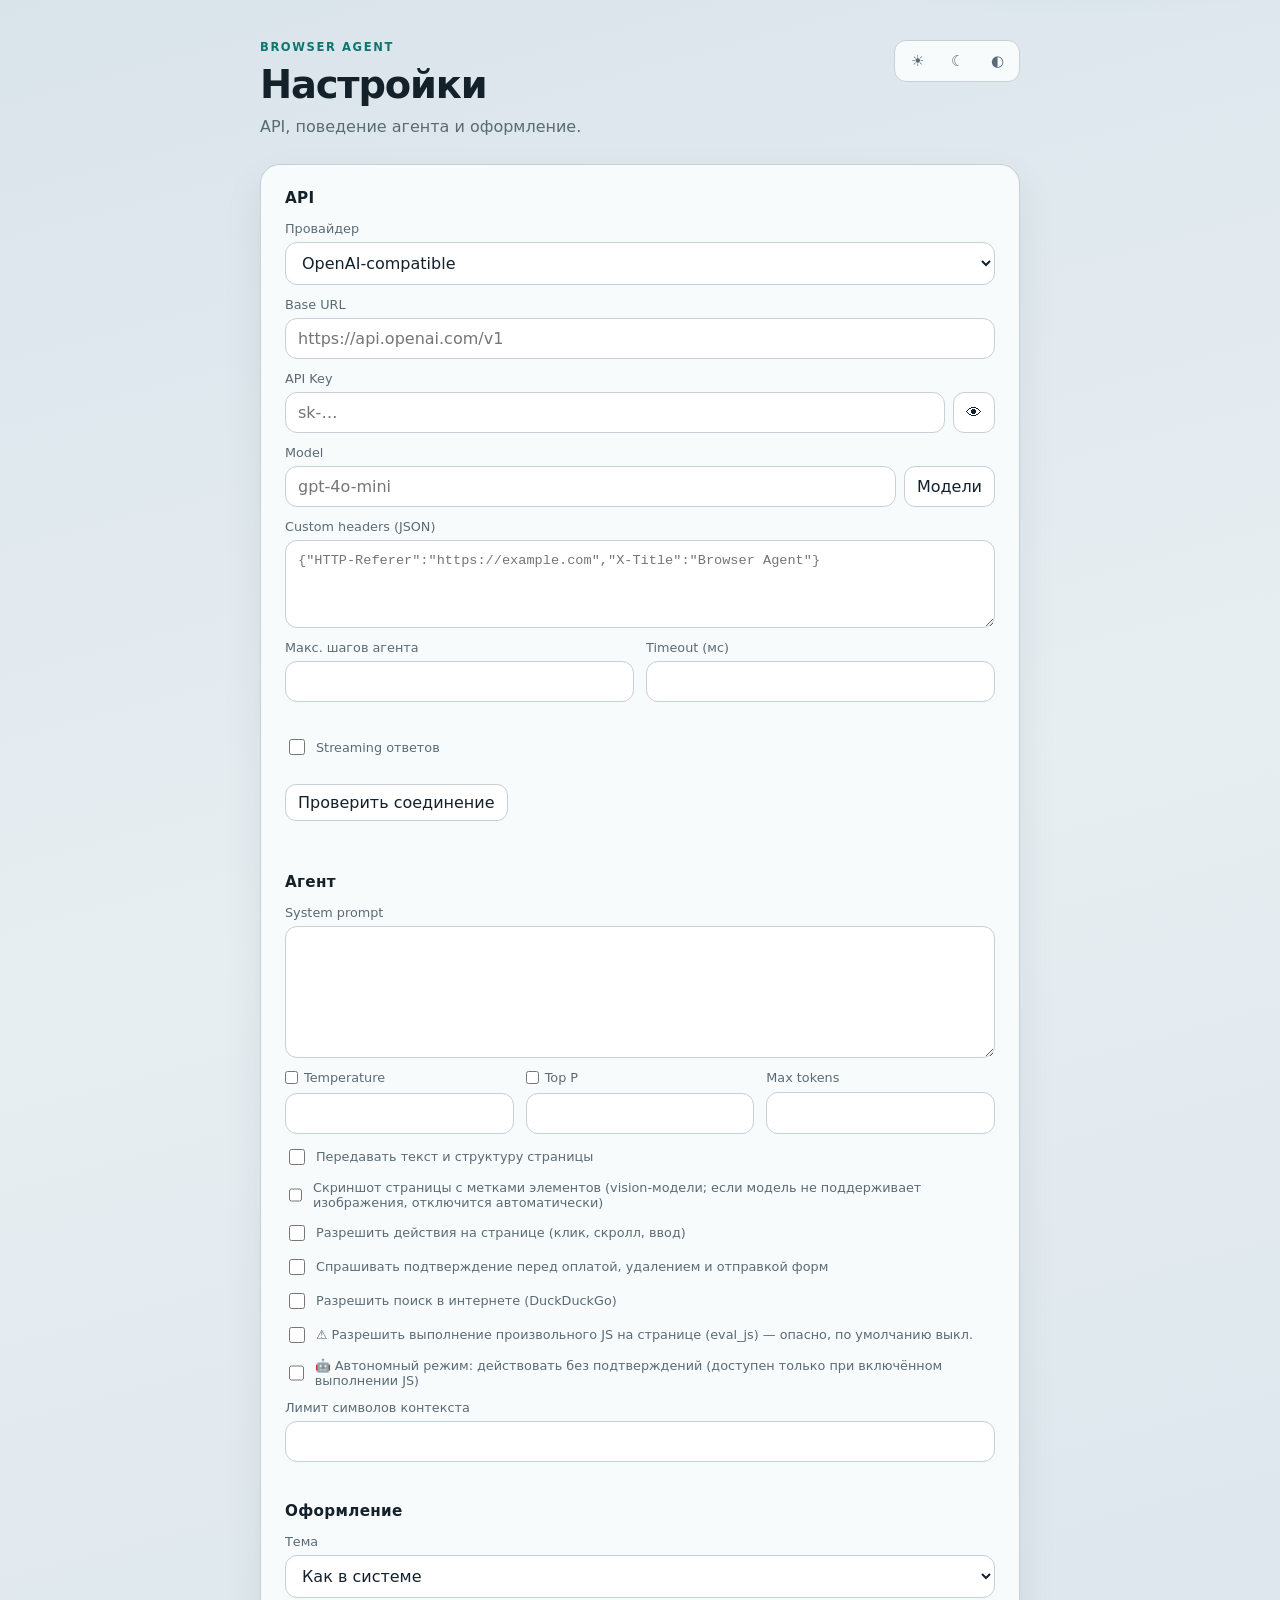
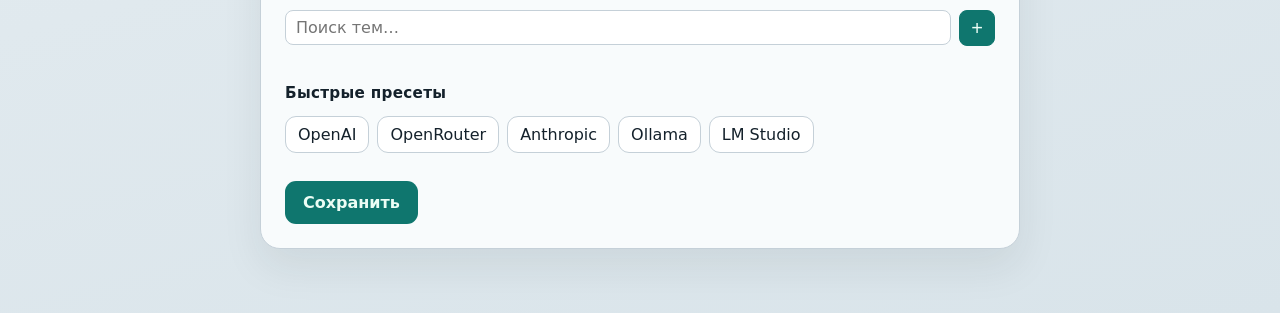
<file: options/index.html>
<!DOCTYPE html>
<html lang="ru" data-theme="light">
<head>
  <meta charset="UTF-8" />
  <meta name="viewport" content="width=device-width, initial-scale=1" />
  <title>Browser Agent — Настройки</title>
  <link rel="stylesheet" href="options.css" />
</head>
<body>
  <div class="wrap">
    <header class="page-header">
      <div>
        <p class="eyebrow">Browser Agent</p>
        <h1>Настройки</h1>
        <p class="lead">API, поведение агента и оформление.</p>
      </div>
      <div class="theme-switch" role="group" aria-label="Тема">
        <button type="button" data-theme-set="light" title="Светлая">☀</button>
        <button type="button" data-theme-set="dark" title="Тёмная">☾</button>
        <button type="button" data-theme-set="system" title="Как в системе">◐</button>
      </div>
    </header>

    <form id="form" class="card">
      <section>
        <h2>API</h2>
        <label>
          <span>Провайдер</span>
          <select id="provider">
            <option value="openai-compatible">OpenAI-compatible</option>
            <option value="anthropic">Anthropic</option>
          </select>
        </label>
        <label>
          <span>Base URL</span>
          <input type="url" id="apiBaseUrl" placeholder="https://api.openai.com/v1" required />
        </label>
        <label>
          <span>API Key</span>
          <div class="input-row">
            <input type="password" id="apiKey" placeholder="sk-…" autocomplete="off" />
            <button type="button" class="ghost" id="btnToggleKey" title="Показать ключ">👁</button>
          </div>
        </label>
        <label>
          <span>Model</span>
          <div class="input-row">
            <input type="text" id="model" list="modelList" placeholder="gpt-4o-mini" required />
            <button type="button" class="ghost" id="btnModels">Модели</button>
          </div>
          <datalist id="modelList"></datalist>
        </label>
        <label>
          <span>Custom headers (JSON)</span>
          <textarea id="customHeaders" rows="3" placeholder='{"HTTP-Referer":"https://example.com","X-Title":"Browser Agent"}'></textarea>
        </label>
        <div class="grid2">
          <label>
            <span>Макс. шагов агента</span>
            <input type="number" id="maxSteps" min="1" max="60" step="1" />
          </label>
          <label>
            <span>Timeout (мс)</span>
            <input type="number" id="timeoutMs" min="5000" max="600000" step="1000" />
          </label>
          <label class="check tight">
            <input type="checkbox" id="stream" />
            <span>Streaming ответов</span>
          </label>
        </div>
        <div class="row">
          <button type="button" class="ghost" id="btnTest">Проверить соединение</button>
        </div>
        <p class="note" id="testStatus"></p>
      </section>

      <section>
        <h2>Агент</h2>
        <label>
          <span>System prompt</span>
          <textarea id="systemPrompt" rows="5"></textarea>
        </label>
        <div class="grid3">
          <label>
            <span class="param-head">
              <span class="param-toggle">
                <input type="checkbox" id="sendTemperature" />
                Temperature
              </span>
            </span>
            <input type="number" id="temperature" min="0" max="2" step="0.1" />
          </label>
          <label>
            <span class="param-head">
              <span class="param-toggle">
                <input type="checkbox" id="sendTopP" />
                Top P
              </span>
            </span>
            <input type="number" id="topP" min="0" max="1" step="0.05" />
          </label>
          <label>
            <span>Max tokens</span>
            <input type="number" id="maxTokens" min="64" max="128000" step="1" />
          </label>
        </div>
        <label class="check">
          <input type="checkbox" id="includePageContext" />
          <span>Передавать текст и структуру страницы</span>
        </label>
        <label class="check">
          <input type="checkbox" id="includeScreenshot" />
          <span>Скриншот страницы с метками элементов (vision-модели; если модель не поддерживает изображения, отключится автоматически)</span>
        </label>
        <label class="check">
          <input type="checkbox" id="enableActions" />
          <span>Разрешить действия на странице (клик, скролл, ввод)</span>
        </label>
        <label class="check">
          <input type="checkbox" id="confirmRiskyActions" />
          <span>Спрашивать подтверждение перед оплатой, удалением и отправкой форм</span>
        </label>
        <label class="check">
          <input type="checkbox" id="enableWebSearch" />
          <span>Разрешить поиск в интернете (DuckDuckGo)</span>
        </label>
        <label class="check">
          <input type="checkbox" id="enableEvalJs" />
          <span>⚠️ Разрешить выполнение произвольного JS на странице (eval_js) — опасно, по умолчанию выкл.</span>
        </label>
        <label class="check">
          <input type="checkbox" id="autonomousMode" />
          <span>🤖 Автономный режим: действовать без подтверждений (доступен только при включённом выполнении JS)</span>
        </label>
        <label>
          <span>Лимит символов контекста</span>
          <input type="number" id="maxContextChars" min="500" max="100000" step="500" />
        </label>
      </section>

      <section>
        <h2>Оформление</h2>
        <label>
          <span>Тема</span>
          <select id="theme">
            <option value="system">Как в системе</option>
            <option value="light">Светлая</option>
            <option value="dark">Тёмная</option>
          </select>
        </label>

        <div class="theme-manager" id="themeManager">
          <!-- Верх: поиск слева, кнопка добавления справа -->
          <div class="theme-manager-top">
            <input type="search" id="themeSearch" placeholder="Поиск тем…" autocomplete="off" />
            <button type="button" id="btnNewTheme" class="theme-add" title="Добавить тему" aria-label="Добавить тему">+</button>
          </div>

          <!-- Низ: список тем (название слева, кнопки справа) -->
          <div class="theme-list" id="customThemeList"></div>

          <!-- Форма создания/редактирования: открывается по «+» или «Изменить» -->
          <div class="theme-form" id="themeForm" hidden>
            <div class="theme-form-head">
              <span id="themeFormTitle">Новая тема</span>
              <button type="button" id="btnThemeCancel" class="theme-form-close" aria-label="Закрыть">✕</button>
            </div>

            <!-- Способ 1: ИИ по описанию -->
            <div class="theme-ai">
              <textarea id="themeIdea" rows="2" placeholder="Опиши тему: напр. «тёплый закат, бежевый фон, оранжевый акцент» или «неон-киберпанк»"></textarea>
              <button type="button" id="btnThemeAi" title="Сгенерировать тему ИИ">Сделать ИИ</button>
            </div>
            <p class="note" id="themeAiNote">ИИ использует твои настройки API (как в чате). Либо задай цвета вручную ниже.</p>

            <!-- Способ 2: вручную -->
            <div class="theme-form-row">
              <label class="theme-name">
                <span>Название</span>
                <input type="text" id="themeName" placeholder="Моя тема" />
              </label>
              <label class="theme-base">
                <span>База</span>
                <select id="themeBase">
                  <option value="light">Светлая</option>
                  <option value="dark">Тёмная</option>
                </select>
              </label>
            </div>
            <div class="theme-colors" id="themeColors"></div>
            <div class="theme-form-actions">
              <button type="button" id="btnThemePreview">Предпросмотр</button>
              <button type="button" id="btnThemeSave" class="primary">Сохранить тему</button>
            </div>
          </div>
        </div>
      </section>

      <section class="presets">
        <h2>Быстрые пресеты</h2>
        <div class="preset-row">
          <button type="button" data-preset="openai">OpenAI</button>
          <button type="button" data-preset="openrouter">OpenRouter</button>
          <button type="button" data-preset="anthropic">Anthropic</button>
          <button type="button" data-preset="ollama">Ollama</button>
          <button type="button" data-preset="lmstudio">LM Studio</button>
        </div>
      </section>

      <div class="actions">
        <button type="submit" class="primary">Сохранить</button>
        <p class="save-status" id="saveStatus"></p>
      </div>
    </form>
  </div>
  <script type="module" src="options.js"></script>
</body>
</html>
</file>
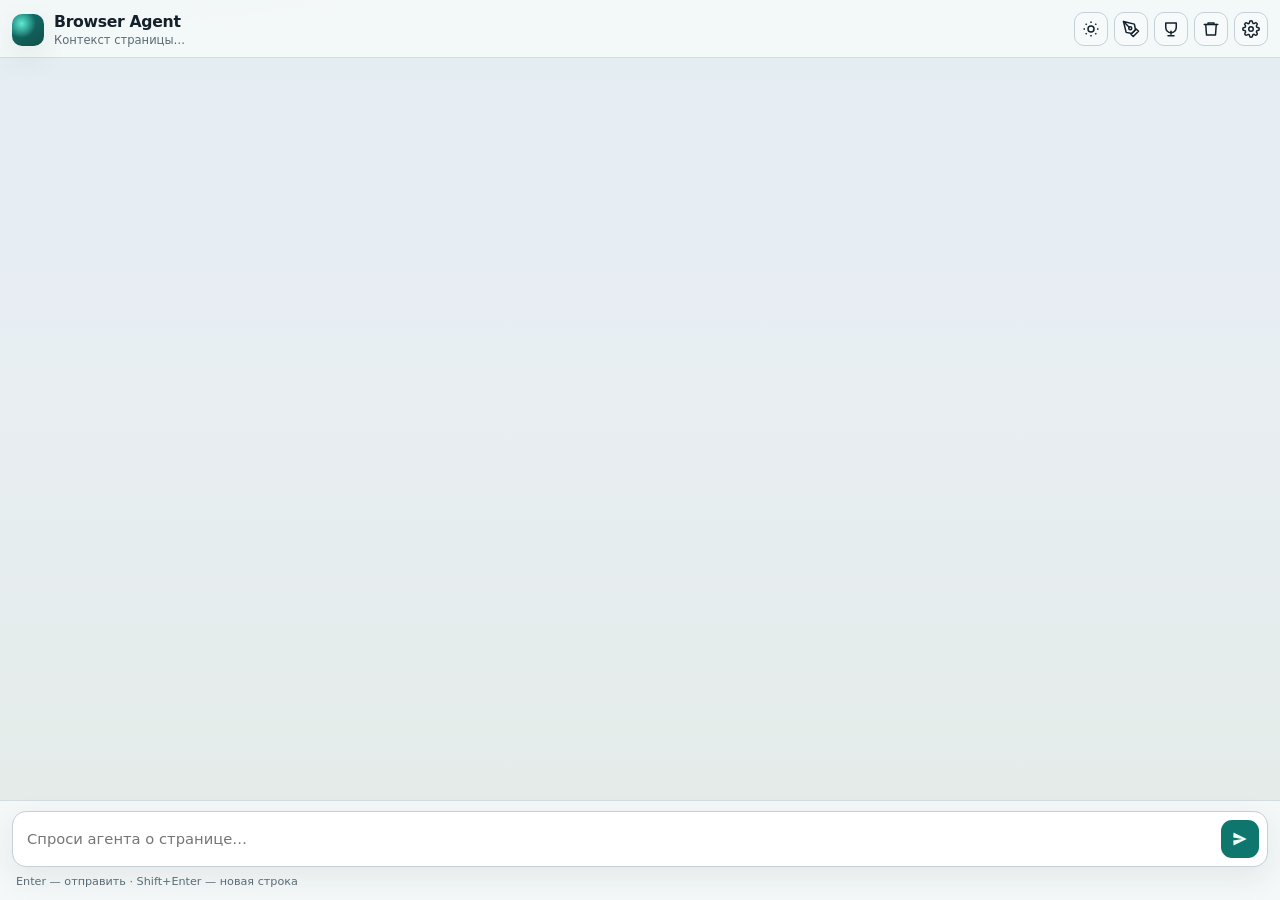
<file: panel/index.html>
<!DOCTYPE html>
<html lang="ru" data-theme="light">
<head>
  <meta charset="UTF-8" />
  <meta name="viewport" content="width=device-width, initial-scale=1" />
  <title>Browser Agent</title>
  <link rel="stylesheet" href="panel.css" />
</head>
<body>
  <div class="app">
    <header class="top">
      <div class="brand">
        <span class="brand-mark" aria-hidden="true"></span>
        <div class="brand-text">
          <h1>Browser Agent</h1>
          <p class="sub" id="pageHint">Контекст страницы…</p>
        </div>
      </div>
      <div class="top-actions">
        <button type="button" class="icon-btn" id="btnTheme" title="Тема" aria-label="Переключить тему">
          <svg class="icon-sun" width="18" height="18" viewBox="0 0 24 24" fill="none" stroke="currentColor" stroke-width="2"><circle cx="12" cy="12" r="4"/><path d="M12 2v2M12 20v2M4.9 4.9l1.4 1.4M17.7 17.7l1.4 1.4M2 12h2M20 12h2M4.9 19.1l1.4-1.4M17.7 6.3l1.4-1.4"/></svg>
          <svg class="icon-moon" width="18" height="18" viewBox="0 0 24 24" fill="none" stroke="currentColor" stroke-width="2"><path d="M21 14.5A8.5 8.5 0 1 1 9.5 3a7 7 0 0 0 11.5 11.5z"/></svg>
        </button>
        <button type="button" class="icon-btn" id="btnDraw" title="Рисовать на странице" aria-label="Рисовать на странице">
          <svg width="18" height="18" viewBox="0 0 24 24" fill="none" stroke="currentColor" stroke-width="2" stroke-linecap="round" stroke-linejoin="round">
            <path d="M12 19l7-7 3 3-7 7-3-3z"/><path d="M18 13l-1.5-7.5L2 2l3.5 14.5L13 18l5-5z"/><path d="M2 2l7.586 7.586"/><circle cx="11" cy="11" r="2"/>
          </svg>
        </button>
        <button type="button" class="icon-btn" id="btnPersist" title="Постоянные элементы" aria-label="Постоянные элементы">
          <svg width="18" height="18" viewBox="0 0 24 24" fill="none" stroke="currentColor" stroke-width="2" stroke-linecap="round" stroke-linejoin="round">
            <path d="M5 4h14v6a7 7 0 0 1-14 0z" transform="translate(0 0)"/><path d="M12 15v4"/><path d="M8 21h8"/>
          </svg>
        </button>
        <button type="button" class="icon-btn" id="btnClear" title="Очистить чат" aria-label="Очистить чат">
          <svg width="18" height="18" viewBox="0 0 24 24" fill="none" stroke="currentColor" stroke-width="2" stroke-linecap="round" stroke-linejoin="round">
            <path d="M3 6h18"/><path d="M8 6V4h8v2"/><path d="M19 6l-1 14H6L5 6"/>
          </svg>
        </button>
        <button type="button" class="icon-btn gear" id="btnSettings" title="Настройки" aria-label="Настройки">
          <svg width="18" height="18" viewBox="0 0 24 24" fill="none" stroke="currentColor" stroke-width="2" stroke-linecap="round" stroke-linejoin="round">
            <circle cx="12" cy="12" r="3"/>
            <path d="M19.4 15a1.65 1.65 0 0 0 .33 1.82l.06.06a2 2 0 1 1-2.83 2.83l-.06-.06a1.65 1.65 0 0 0-1.82-.33 1.65 1.65 0 0 0-1 1.51V21a2 2 0 1 1-4 0v-.09A1.65 1.65 0 0 0 9 19.4a1.65 1.65 0 0 0-1.82.33l-.06.06a2 2 0 1 1-2.83-2.83l.06-.06A1.65 1.65 0 0 0 4.68 15a1.65 1.65 0 0 0-1.51-1H3a2 2 0 1 1 0-4h.09A1.65 1.65 0 0 0 4.6 9a1.65 1.65 0 0 0-.33-1.82l-.06-.06a2 2 0 1 1 2.83-2.83l.06.06A1.65 1.65 0 0 0 9 4.68a1.65 1.65 0 0 0 1-1.51V3a2 2 0 1 1 4 0v.09a1.65 1.65 0 0 0 1 1.51 1.65 1.65 0 0 0 1.82-.33l.06-.06a2 2 0 1 1 2.83 2.83l-.06.06A1.65 1.65 0 0 0 19.4 9a1.65 1.65 0 0 0 1.51 1H21a2 2 0 1 1 0 4h-.09a1.65 1.65 0 0 0-1.51 1z"/>
          </svg>
        </button>
      </div>
    </header>

    <main class="chat" id="chat" aria-live="polite"></main>

    <section class="persist-panel" id="persistPanel" hidden>
      <div class="persist-head">
        <strong>Постоянные элементы (эта вкладка)</strong>
        <button type="button" class="persist-close" id="btnPersistClose" aria-label="Закрыть">✕</button>
      </div>
      <div class="persist-list" id="persistList"></div>
    </section>

    <footer class="composer">
      <div class="confirm" id="confirmBar" hidden>
        <p id="confirmText"></p>
        <div class="confirm-actions">
          <button type="button" class="btn-deny" id="btnDeny">Отклонить</button>
          <button type="button" class="btn-allow" id="btnAllow">Разрешить</button>
        </div>
      </div>
      <div class="composer-inner">
        <textarea
          id="input"
          rows="1"
          placeholder="Спроси агента о странице…"
          autocomplete="off"
        ></textarea>
        <button type="button" class="send" id="btnSend" title="Отправить" aria-label="Отправить">
          <svg class="icon-send" width="18" height="18" viewBox="0 0 24 24" fill="currentColor"><path d="M3.4 20.6 21 12 3.4 3.4 3 10l12 2-12 2z"/></svg>
          <svg class="icon-stop" width="18" height="18" viewBox="0 0 24 24" fill="currentColor"><rect x="6" y="6" width="12" height="12" rx="2"/></svg>
        </button>
      </div>
      <p class="hint" id="statusHint">Enter — отправить · Shift+Enter — новая строка</p>
    </footer>
  </div>
  <script type="module" src="panel.js"></script>
</body>
</html>
</file>
<file: options/options.css>
:root,
[data-theme="light"] {
  --bg: #e7eef2;
  --bg2: #d9e4ea;
  --ink: #14212b;
  --muted: #5a6b76;
  --line: #c5d0d8;
  --accent: #0f766e;
  --accent-ink: #ecfdf5;
  --card: #f8fbfc;
  --input: #ffffff;
  --shadow: 0 18px 40px rgba(20, 33, 43, 0.08);
  --danger: #b42318;
  --glow: rgba(15, 118, 110, 0.18);
  --font: "Segoe UI", "Helvetica Neue", system-ui, sans-serif;
}

[data-theme="dark"] {
  --bg: #0f161c;
  --bg2: #0b1217;
  --ink: #e7eef2;
  --muted: #9aadb8;
  --line: #2a3a45;
  --accent: #2dd4bf;
  --accent-ink: #042f2e;
  --card: #172229;
  --input: #10181e;
  --shadow: 0 18px 40px rgba(0, 0, 0, 0.35);
  --danger: #f97066;
  --glow: rgba(45, 212, 191, 0.14);
}

* { box-sizing: border-box; }

body {
  margin: 0;
  min-height: 100vh;
  font-family: var(--font);
  color: var(--ink);
  background:
    radial-gradient(900px 420px at 85% -10%, var(--glow), transparent 50%),
    linear-gradient(165deg, var(--bg2), var(--bg) 45%, var(--bg2));
  transition: background 0.25s, color 0.25s;
}

.wrap {
  width: min(760px, calc(100% - 32px));
  margin: 0 auto;
  padding: 40px 0 64px;
}

.page-header {
  display: flex;
  justify-content: space-between;
  gap: 16px;
  align-items: flex-start;
  margin-bottom: 28px;
  animation: rise 0.4s ease both;
}

.eyebrow {
  margin: 0 0 8px;
  text-transform: uppercase;
  letter-spacing: 0.14em;
  font-size: 0.72rem;
  color: var(--accent);
  font-weight: 700;
}

h1 {
  margin: 0;
  font-size: clamp(1.8rem, 4vw, 2.4rem);
  letter-spacing: -0.03em;
}

.lead {
  margin: 10px 0 0;
  color: var(--muted);
  max-width: 42ch;
}

.theme-switch {
  display: inline-flex;
  gap: 4px;
  padding: 4px;
  border: 1px solid var(--line);
  border-radius: 12px;
  background: var(--card);
}

.theme-switch button {
  width: 36px;
  height: 32px;
  border: 0;
  border-radius: 8px;
  background: transparent;
  color: var(--muted);
  cursor: pointer;
  font-size: 0.95rem;
}

.theme-switch button.active,
.theme-switch button:hover {
  background: var(--input);
  color: var(--ink);
}

.card {
  background: var(--card);
  border: 1px solid var(--line);
  border-radius: 20px;
  padding: 24px;
  box-shadow: var(--shadow);
  display: grid;
  gap: 28px;
  animation: rise 0.5s ease 0.05s both;
}

section h2 {
  margin: 0 0 14px;
  font-size: 0.95rem;
  letter-spacing: 0.02em;
}

label {
  display: grid;
  gap: 6px;
  margin-bottom: 12px;
}

label > span {
  font-size: 0.8rem;
  color: var(--muted);
}

.param-toggle {
  display: inline-flex;
  align-items: center;
  gap: 6px;
  cursor: pointer;
}

.param-toggle input {
  margin: 0;
  cursor: pointer;
}

input[type="text"],
input[type="url"],
input[type="password"],
input[type="number"],
textarea,
select {
  width: 100%;
  border: 1px solid var(--line);
  border-radius: 12px;
  padding: 10px 12px;
  font: inherit;
  background: var(--input);
  color: var(--ink);
  outline: none;
  transition: border-color 0.15s, box-shadow 0.15s;
}

input:focus,
textarea:focus,
select:focus {
  border-color: var(--accent);
  box-shadow: 0 0 0 3px color-mix(in srgb, var(--accent) 25%, transparent);
}

textarea {
  resize: vertical;
  min-height: 88px;
  line-height: 1.45;
  font-family: ui-monospace, "Cascadia Code", monospace;
  font-size: 0.85rem;
}

#systemPrompt {
  font-family: var(--font);
  font-size: 0.95rem;
}

.input-row {
  display: grid;
  grid-template-columns: 1fr auto;
  gap: 8px;
}

.grid2 {
  display: grid;
  grid-template-columns: 1fr 1fr;
  gap: 12px;
}

.grid3 {
  display: grid;
  grid-template-columns: 1fr 1fr 1fr;
  gap: 12px;
}

.row {
  display: flex;
  flex-wrap: wrap;
  align-items: center;
  gap: 10px;
  margin-top: 4px;
}

.check {
  display: flex;
  align-items: center;
  gap: 8px;
  grid-template-columns: none;
  margin-bottom: 12px;
}

.check.tight {
  align-self: end;
  margin-bottom: 12px;
  min-height: 42px;
}

.check input {
  width: 16px;
  height: 16px;
  accent-color: var(--accent);
}

.note,
.save-status {
  min-height: 1.2em;
  margin: 8px 0 0;
  font-size: 0.82rem;
  color: var(--muted);
}

.note.ok,
.save-status.ok { color: var(--accent); }
.note.err { color: var(--danger); }

.preset-row {
  display: flex;
  flex-wrap: wrap;
  gap: 8px;
}

.preset-row button,
.ghost,
.primary {
  border-radius: 11px;
  font: inherit;
  cursor: pointer;
  transition: transform 0.15s, filter 0.15s, background 0.15s;
}

.preset-row button,
.ghost {
  border: 1px solid var(--line);
  background: var(--input);
  color: var(--ink);
  padding: 8px 12px;
}

.preset-row button:hover,
.ghost:hover {
  border-color: var(--accent);
  transform: translateY(-1px);
}

.primary {
  border: 0;
  background: var(--accent);
  color: var(--accent-ink);
  padding: 12px 18px;
  font-weight: 600;
}

.primary:hover {
  filter: brightness(1.06);
  transform: translateY(-1px);
}

.actions {
  display: flex;
  align-items: center;
  gap: 14px;
}

@keyframes rise {
  from { opacity: 0; transform: translateY(8px); }
  to { opacity: 1; transform: none; }
}

@media (max-width: 640px) {
  .grid2, .grid3 { grid-template-columns: 1fr; }
  .page-header { flex-direction: column; }
}

/* Менеджер тем: верх (поиск + «+»), низ (список), форма-панель */
.theme-manager {
  margin-top: 12px;
}

.theme-manager-top {
  display: flex;
  gap: 8px;
  align-items: center;
}

#themeSearch {
  flex: 1;
  font: inherit;
  padding: 7px 10px;
  border: 1px solid var(--line, #c5d0d8);
  border-radius: 8px;
  background: var(--input-bg, #fff);
  color: var(--ink, #14212b);
}

.theme-add {
  flex: 0 0 auto;
  width: 36px;
  height: 36px;
  font-size: 20px;
  line-height: 1;
  border: 1px solid var(--accent, #0f766e);
  background: var(--accent, #0f766e);
  color: var(--accent-ink, #ecfdf5);
  border-radius: 8px;
  cursor: pointer;
}

.theme-list {
  display: flex;
  flex-direction: column;
  gap: 4px;
  margin-top: 10px;
}

.theme-empty {
  font-size: 0.82rem;
  color: var(--muted, #5a6b76);
  padding: 8px 0;
}

.theme-row {
  display: flex;
  align-items: center;
  justify-content: space-between;
  gap: 8px;
  padding: 7px 10px;
  border: 1px solid var(--line, #c5d0d8);
  border-radius: 8px;
  font-size: 0.85rem;
}

.theme-row.is-active {
  border-color: var(--accent, #0f766e);
  box-shadow: inset 0 0 0 1px var(--accent, #0f766e);
}

.theme-row-name {
  display: flex;
  align-items: center;
  gap: 8px;
  min-width: 0;
  overflow: hidden;
  text-overflow: ellipsis;
  white-space: nowrap;
}

.theme-row-tag {
  font-size: 0.7rem;
  font-style: normal;
  color: var(--muted, #5a6b76);
  border: 1px solid var(--line, #c5d0d8);
  border-radius: 5px;
  padding: 0 5px;
}

.theme-row-actions {
  display: flex;
  gap: 4px;
  flex: 0 0 auto;
}

.theme-row-btn {
  border: 1px solid var(--line, #c5d0d8);
  background: transparent;
  color: var(--ink, #14212b);
  border-radius: 7px;
  padding: 4px 8px;
  cursor: pointer;
  font-size: 0.78rem;
}

.theme-row-btn:hover:not(:disabled) {
  border-color: var(--accent, #0f766e);
  color: var(--accent, #0f766e);
}

.theme-row-btn:disabled {
  opacity: 0.55;
  cursor: default;
}

.theme-row-btn.theme-del:hover {
  border-color: var(--danger-line, #fecdca);
  color: var(--danger, #b42318);
}

.theme-form-head {
  display: flex;
  align-items: center;
  justify-content: space-between;
  font-weight: 600;
  margin-bottom: 8px;
}

.theme-form-close {
  border: 0;
  background: transparent;
  color: var(--muted, #5a6b76);
  cursor: pointer;
  font-size: 14px;
  padding: 2px 6px;
  border-radius: 6px;
}

.theme-form-close:hover {
  color: var(--ink, #14212b);
}

/* Редактор тем: ИИ + ручная правка */
.theme-ai {
  display: flex;
  gap: 8px;
  align-items: stretch;
  margin-top: 8px;
}

.theme-ai textarea {
  flex: 1;
  resize: vertical;
  min-height: 38px;
  font: inherit;
  padding: 7px 9px;
  border: 1px solid var(--line, #c5d0d8);
  border-radius: 8px;
  background: var(--input-bg, #fff);
  color: var(--ink, #14212b);
}

#btnThemeAi {
  flex: 0 0 auto;
  border: 1px solid var(--accent, #0f766e);
  background: var(--accent, #0f766e);
  color: var(--accent-ink, #ecfdf5);
  border-radius: 8px;
  padding: 0 14px;
  cursor: pointer;
  font-weight: 600;
}

#btnThemeAi:disabled {
  opacity: 0.6;
  cursor: default;
}

.theme-form {
  margin-top: 10px;
  padding: 10px;
  border: 1px solid var(--line, #c5d0d8);
  border-radius: 10px;
}

.theme-form-row {
  display: flex;
  gap: 10px;
  margin-bottom: 10px;
}

.theme-form-row .theme-name {
  flex: 1;
}

.theme-colors {
  display: grid;
  grid-template-columns: 1fr 1fr;
  gap: 6px 12px;
  max-height: 260px;
  overflow-y: auto;
  padding-right: 4px;
}

.theme-color-row {
  display: grid;
  grid-template-columns: 1fr auto 1.4fr;
  align-items: center;
  gap: 6px;
  font-size: 0.74rem;
}

.theme-color-row span {
  color: var(--muted, #5a6b76);
  font-family: var(--mono, monospace);
  overflow: hidden;
  text-overflow: ellipsis;
}

.theme-color-row input[type="color"] {
  width: 28px;
  height: 24px;
  padding: 0;
  border: 1px solid var(--line, #c5d0d8);
  border-radius: 6px;
  background: none;
  cursor: pointer;
}

.theme-color-row input[type="text"] {
  width: 100%;
  font: 0.75rem var(--mono, monospace);
  padding: 4px 6px;
  border: 1px solid var(--line, #c5d0d8);
  border-radius: 6px;
  background: var(--input-bg, #fff);
  color: var(--ink, #14212b);
}

.theme-form-actions {
  display: flex;
  gap: 8px;
  margin-top: 10px;
}

.theme-form-actions button {
  border: 1px solid var(--line, #c5d0d8);
  background: transparent;
  color: var(--ink, #14212b);
  border-radius: 8px;
  padding: 6px 12px;
  cursor: pointer;
}

.theme-form-actions .primary {
  border-color: var(--accent, #0f766e);
  background: var(--accent, #0f766e);
  color: var(--accent-ink, #ecfdf5);
  font-weight: 600;
}

@media (max-width: 560px) {
  .theme-colors { grid-template-columns: 1fr; }
}
</file>
<file: panel/panel.css>
:root,
[data-theme="light"] {
  --bg: #e8eef2;
  --bg-elev: #f7fafb;
  --bg-top: rgba(247, 250, 251, 0.82);
  --bg-composer: rgba(247, 250, 251, 0.9);
  --ink: #14212b;
  --muted: #5a6b76;
  --line: #c5d0d8;
  --accent: #0f766e;
  --accent-ink: #ecfdf5;
  --user: #1e3a4c;
  --user-ink: #f4f8fb;
  --danger: #b42318;
  --danger-bg: #fef3f2;
  --danger-line: #fecdca;
  --input-bg: #ffffff;
  --app-border: rgba(197, 208, 216, 0.95);
  --glow: rgba(15, 118, 110, 0.18);
  --grad-a: #e4edf2;
  --grad-b: #e3ebe7;
  --shadow: 0 10px 30px rgba(20, 33, 43, 0.08);
  --radius: 14px;
  --font: "Segoe UI", "Helvetica Neue", system-ui, sans-serif;
  --mono: "Cascadia Code", "JetBrains Mono", ui-monospace, monospace;
  --icon-btn-hover-bg: #fff;
}

[data-theme="dark"] {
  --bg: #121a21;
  --bg-elev: #1a242d;
  --bg-top: rgba(18, 26, 33, 0.92);
  --bg-composer: rgba(18, 26, 33, 0.94);
  --ink: #e8eef2;
  --muted: #93a4b0;
  --line: #2c3b47;
  --accent: #2dd4bf;
  --accent-ink: #042f2e;
  --user: #0f766e;
  --user-ink: #ecfdf5;
  --danger: #f97066;
  --danger-bg: #2a1515;
  --danger-line: #5c2b2b;
  --input-bg: #0e151b;
  --app-border: rgba(44, 59, 71, 0.95);
  --glow: rgba(45, 212, 191, 0.12);
  --grad-a: #10181f;
  --grad-b: #0f171c;
  --shadow: 0 12px 36px rgba(0, 0, 0, 0.4);
  --icon-btn-hover-bg: #22303a;
}

* {
  box-sizing: border-box;
}

html,
body {
  margin: 0;
  height: 100%;
  overflow: hidden;
  background: var(--bg);
  color: var(--ink);
  font-family: var(--font);
}

.app {
  display: grid;
  grid-template-rows: auto 1fr auto;
  height: 100%;
  overflow: hidden;
  background:
    radial-gradient(900px 380px at 8% -20%, var(--glow), transparent 55%),
    linear-gradient(180deg, var(--grad-a) 0%, var(--bg) 42%, var(--grad-b) 100%);
  transition: background 0.25s, color 0.25s;
}

.top {
  display: flex;
  align-items: flex-start;
  justify-content: space-between;
  gap: 10px;
  padding: 12px 12px 10px;
  border-bottom: 1px solid color-mix(in srgb, var(--line) 70%, transparent);
  backdrop-filter: none;
  background: var(--bg-top);
  user-select: none;
}

.brand {
  display: flex;
  gap: 10px;
  align-items: center;
  min-width: 0;
  pointer-events: none;
}

.brand-mark {
  width: 32px;
  height: 32px;
  border-radius: 10px;
  flex-shrink: 0;
  overflow: hidden;
  background:
    radial-gradient(circle at 30% 30%, #5eead4, transparent 45%),
    linear-gradient(145deg, #0f766e, #134e4a);
  box-shadow: var(--shadow);
}

/* Когда подставлен логотип провайдера — убираем дефолтный градиент */
.brand-mark.has-logo {
  background: none;
}

.brand-mark svg {
  display: block;
}

.brand-text {
  min-width: 0;
}

.brand h1 {
  margin: 0;
  font-size: 0.98rem;
  letter-spacing: -0.02em;
  font-weight: 700;
}

.sub {
  margin: 2px 0 0;
  font-size: 0.72rem;
  color: var(--muted);
  white-space: nowrap;
  overflow: hidden;
  text-overflow: ellipsis;
  max-width: 150px;
}

.sub.ok {
  color: var(--accent);
}

.sub.bad {
  color: var(--danger);
}

.top-actions {
  display: flex;
  gap: 6px;
  flex-shrink: 0;
}

.icon-btn {
  width: 34px;
  height: 34px;
  border: 1px solid var(--line);
  border-radius: 10px;
  background: var(--bg-elev);
  color: var(--ink);
  cursor: pointer;
  display: grid;
  place-items: center;
  transition: background 0.15s, border-color 0.15s, transform 0.15s, color 0.15s;
}

.icon-btn:hover {
  border-color: var(--accent);
  background: var(--icon-btn-hover-bg);
  transform: translateY(-1px);
}

.icon-btn.gear:hover {
  color: var(--accent);
}

.icon-btn.active {
  background: var(--accent);
  border-color: var(--accent);
  color: var(--accent-ink);
}

#btnTheme .icon-moon { display: none; }
[data-theme="dark"] #btnTheme .icon-sun { display: none; }
[data-theme="dark"] #btnTheme .icon-moon { display: block; }

.chat {
  overflow-y: auto;
  padding: 14px;
  display: flex;
  flex-direction: column;
  gap: 12px;
  scroll-behavior: smooth;
}

.empty {
  margin: auto;
  text-align: center;
  color: var(--muted);
  max-width: 240px;
  animation: rise 0.45s ease both;
}

.empty strong {
  display: block;
  color: var(--ink);
  font-size: 0.98rem;
  margin-bottom: 6px;
}

.msg {
  max-width: 92%;
  padding: 10px 12px;
  border-radius: var(--radius);
  line-height: 1.45;
  font-size: 0.9rem;
  word-break: break-word;
  animation: rise 0.28s ease both;
  box-shadow: var(--shadow);
}

.msg.user .body {
  white-space: pre-wrap;
}

.msg.assistant .body:not(.md) {
  white-space: pre-wrap;
}

.msg.assistant .body.md {
  white-space: normal;
}

.msg.assistant .body.md > :first-child {
  margin-top: 0;
}

.msg.assistant .body.md > :last-child {
  margin-bottom: 0;
}

.md-p {
  margin: 0 0 0.55em;
}

.md-spacer {
  height: 0.45em;
}

.md-h {
  margin: 0.7em 0 0.35em;
  line-height: 1.25;
  letter-spacing: -0.02em;
  font-weight: 700;
}

.md-h1 { font-size: 1.2rem; }
.md-h2 { font-size: 1.08rem; }
.md-h3 { font-size: 1rem; }
.md-h4 { font-size: 0.95rem; }

.md-list {
  margin: 0.35em 0 0.55em;
  padding-left: 1.25em;
}

.md-list li {
  margin: 0.2em 0;
}

.md-quote {
  margin: 0.45em 0;
  padding: 0.35em 0.7em;
  border-left: 3px solid var(--accent);
  color: var(--muted);
}

.md-hr {
  border: 0;
  border-top: 1px solid var(--line);
  margin: 0.7em 0;
}

.md-inline,
.md-code {
  font-family: var(--mono);
  font-size: 0.84em;
}

.md-inline {
  padding: 0.1em 0.35em;
  border-radius: 6px;
  background: color-mix(in srgb, var(--line) 45%, transparent);
}

.md-pre {
  margin: 0.5em 0;
  padding: 0.7em 0.8em;
  border-radius: 10px;
  overflow-x: auto;
  background: color-mix(in srgb, var(--ink) 8%, var(--bg-elev));
  border: 1px solid var(--line);
}

.md-a {
  color: var(--accent);
  text-decoration: underline;
  text-underline-offset: 2px;
}

.md strong {
  font-weight: 700;
}

.md em {
  font-style: italic;
}

.md del {
  opacity: 0.75;
}

.msg.user {
  align-self: flex-end;
  background: var(--user);
  color: var(--user-ink);
  border-bottom-right-radius: 4px;
}

.msg.assistant {
  align-self: flex-start;
  background: var(--bg-elev);
  border: 1px solid var(--line);
  border-bottom-left-radius: 4px;
}

.msg.error {
  align-self: stretch;
  background: var(--danger-bg);
  border: 1px solid var(--danger-line);
  color: var(--danger);
  box-shadow: none;
}

.msg .meta {
  display: block;
  font-size: 0.68rem;
  opacity: 0.7;
  margin-bottom: 4px;
  font-family: var(--mono);
  letter-spacing: 0.02em;
}

.composer {
  padding: 10px 12px 12px;
  border-top: 1px solid color-mix(in srgb, var(--line) 70%, transparent);
  background: var(--bg-composer);
  backdrop-filter: none;
}

.composer-inner {
  display: grid;
  grid-template-columns: 1fr auto;
  gap: 8px;
  align-items: end;
  padding: 8px;
  border: 1px solid var(--line);
  border-radius: 14px;
  background: var(--input-bg);
  box-shadow: var(--shadow);
  transition: border-color 0.15s, box-shadow 0.15s;
}

.composer-inner:focus-within {
  border-color: var(--accent);
  box-shadow: 0 0 0 3px color-mix(in srgb, var(--accent) 22%, transparent);
}

textarea {
  width: 100%;
  resize: none;
  border: 0;
  outline: none;
  background: transparent;
  color: var(--ink);
  font: inherit;
  font-size: 0.92rem;
  line-height: 1.4;
  max-height: 120px;
  padding: 8px 6px;
}

.send {
  width: 38px;
  height: 38px;
  border: 0;
  border-radius: 11px;
  background: var(--accent);
  color: var(--accent-ink);
  cursor: pointer;
  display: grid;
  place-items: center;
  transition: transform 0.15s, filter 0.15s, background 0.15s;
}

.send .icon-stop { display: none; }
.send.is-busy .icon-send { display: none; }
.send.is-busy .icon-stop { display: block; }
.send.is-busy {
  background: var(--danger);
  color: #fff;
}

.send:hover:not(:disabled) {
  filter: brightness(1.08);
  transform: translateY(-1px);
}

.hint {
  margin: 8px 4px 0;
  font-size: 0.7rem;
  color: var(--muted);
}

.typing::after {
  content: "▋";
  animation: blink 1s steps(1) infinite;
  margin-left: 2px;
  color: var(--accent);
}

@keyframes blink {
  50% { opacity: 0; }
}

@keyframes rise {
  from {
    opacity: 0;
    transform: translateY(6px);
  }
  to {
    opacity: 1;
    transform: none;
  }
}

/* Лента шагов агента */
.steps {
  display: flex;
  flex-direction: column;
  gap: 3px;
  margin: 0 0 6px;
  font-size: 11.5px;
  color: var(--muted);
}
.steps:empty {
  display: none;
}
.step::before {
  display: inline-block;
  width: 14px;
  font-weight: 700;
}
.step.run::before {
  content: '…';
}
.step.ok::before {
  content: '✓';
  color: var(--accent);
}
.step.err {
  color: var(--danger);
}
.step.err::before {
  content: '✕';
}

/* Подтверждение опасного действия */
.confirm {
  margin: 0 0 8px;
  padding: 10px 12px;
  border: 1px solid var(--danger-line);
  border-radius: 12px;
  background: var(--danger-bg);
  color: var(--ink);
  font-size: 13px;
}
.confirm[hidden] {
  display: none;
}
.confirm p {
  margin: 0 0 8px;
}
.confirm-actions {
  display: flex;
  justify-content: flex-end;
  gap: 8px;
}
.confirm-actions button {
  padding: 6px 12px;
  border-radius: 9px;
  border: 1px solid var(--line);
  background: var(--bg-elev);
  color: var(--ink);
  font: inherit;
  cursor: pointer;
}
.confirm-actions .btn-allow {
  border-color: var(--accent);
  background: var(--accent);
  color: var(--accent-ink);
  font-weight: 600;
}

/* Список постоянных элементов */
.persist-panel {
  border-top: 1px solid var(--line);
  background: var(--bg-elev);
  max-height: 45%;
  overflow-y: auto;
  padding: 10px 12px;
}

.persist-head {
  display: flex;
  align-items: center;
  justify-content: space-between;
  margin-bottom: 8px;
  font-size: 0.85rem;
}

.persist-close {
  border: 0;
  background: transparent;
  color: var(--muted);
  cursor: pointer;
  font-size: 14px;
  padding: 2px 6px;
  border-radius: 6px;
}

.persist-close:hover {
  color: var(--ink);
  background: var(--icon-btn-hover-bg);
}

.persist-empty {
  font-size: 0.8rem;
  color: var(--muted);
  padding: 6px 0;
}

.persist-item {
  display: flex;
  align-items: center;
  justify-content: space-between;
  gap: 8px;
  padding: 7px 0;
  border-bottom: 1px solid var(--line);
}

.persist-info {
  display: flex;
  flex-direction: column;
  gap: 2px;
  min-width: 0;
}

.persist-scope {
  font-size: 0.78rem;
  color: var(--accent);
  font-weight: 600;
}

.persist-sel {
  font-size: 0.72rem;
  color: var(--muted);
  font-family: var(--mono);
  overflow: hidden;
  text-overflow: ellipsis;
  white-space: nowrap;
  max-width: 240px;
}

.persist-del {
  flex: 0 0 auto;
  border: 1px solid var(--danger-line);
  background: var(--danger-bg);
  color: var(--danger);
  cursor: pointer;
  font-size: 0.75rem;
  padding: 4px 8px;
  border-radius: 7px;
}

.persist-del:hover {
  background: var(--danger);
  color: #fff;
}
</file>
